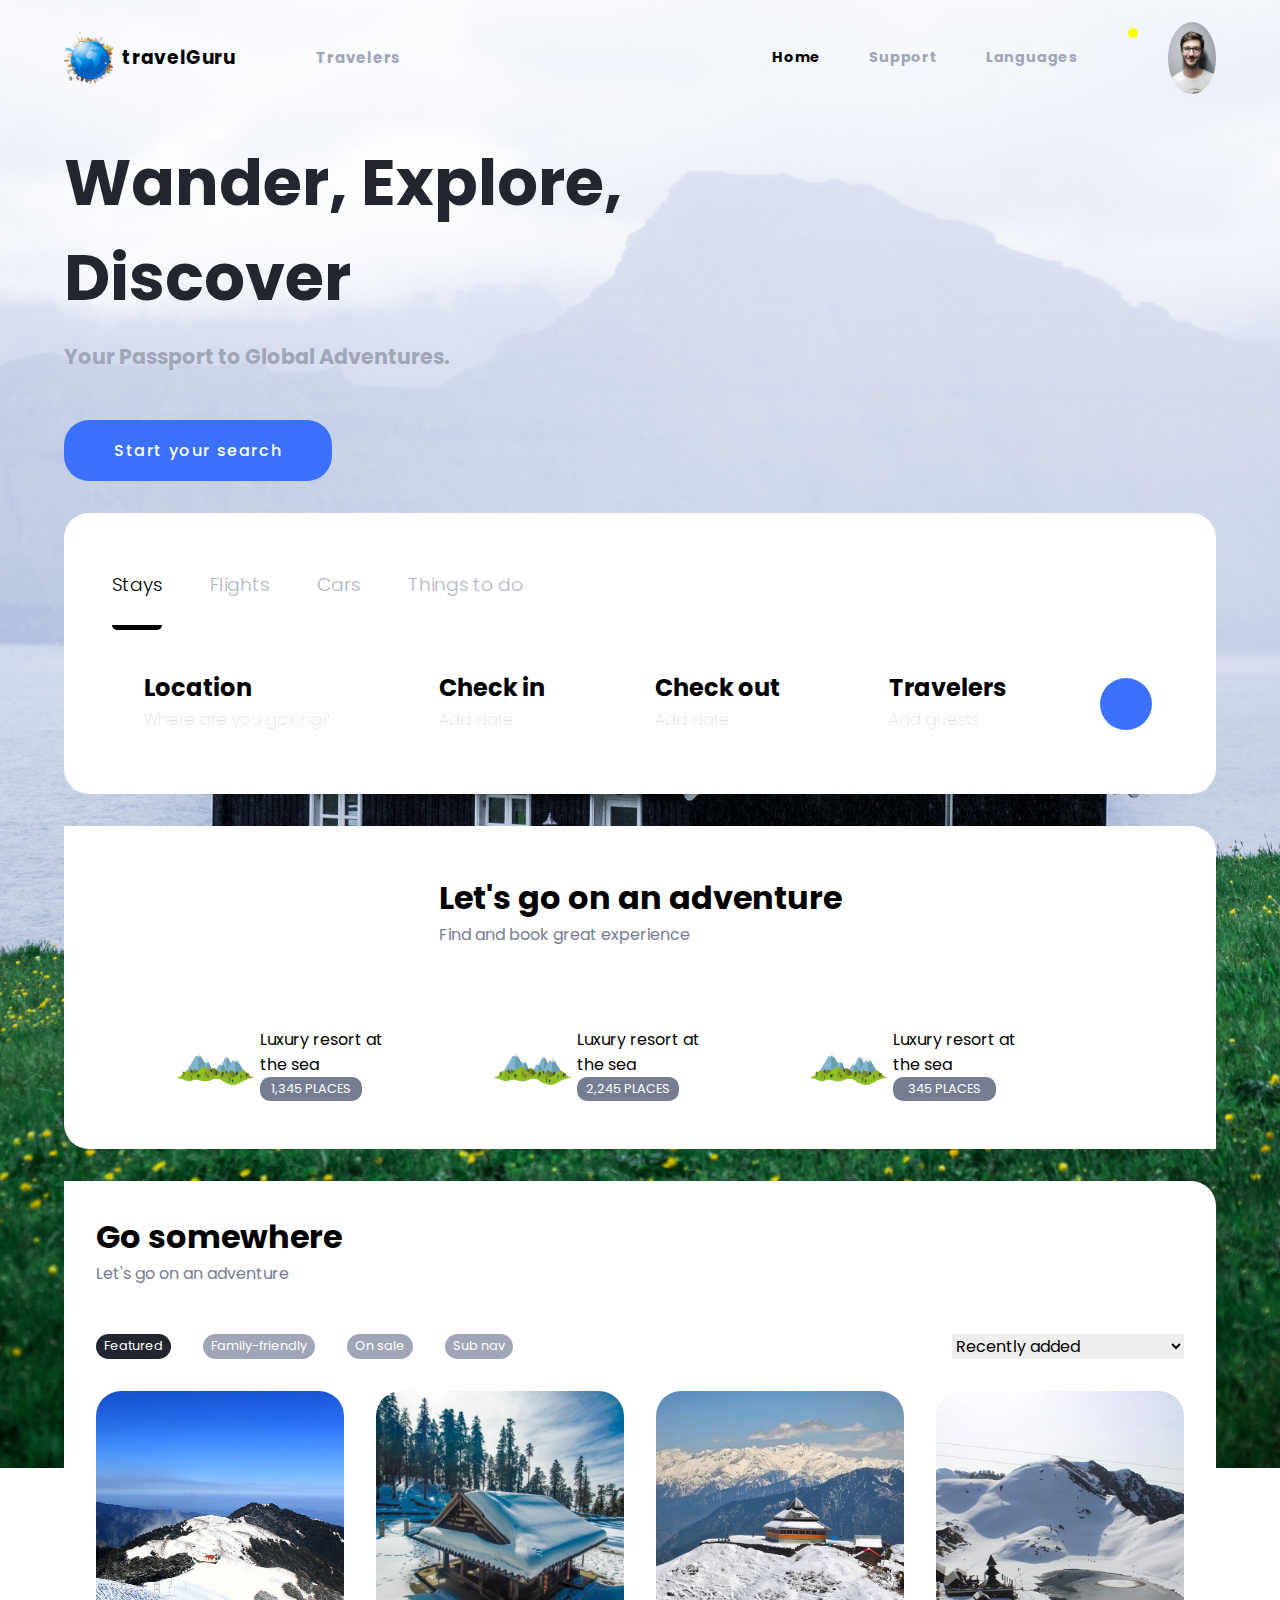
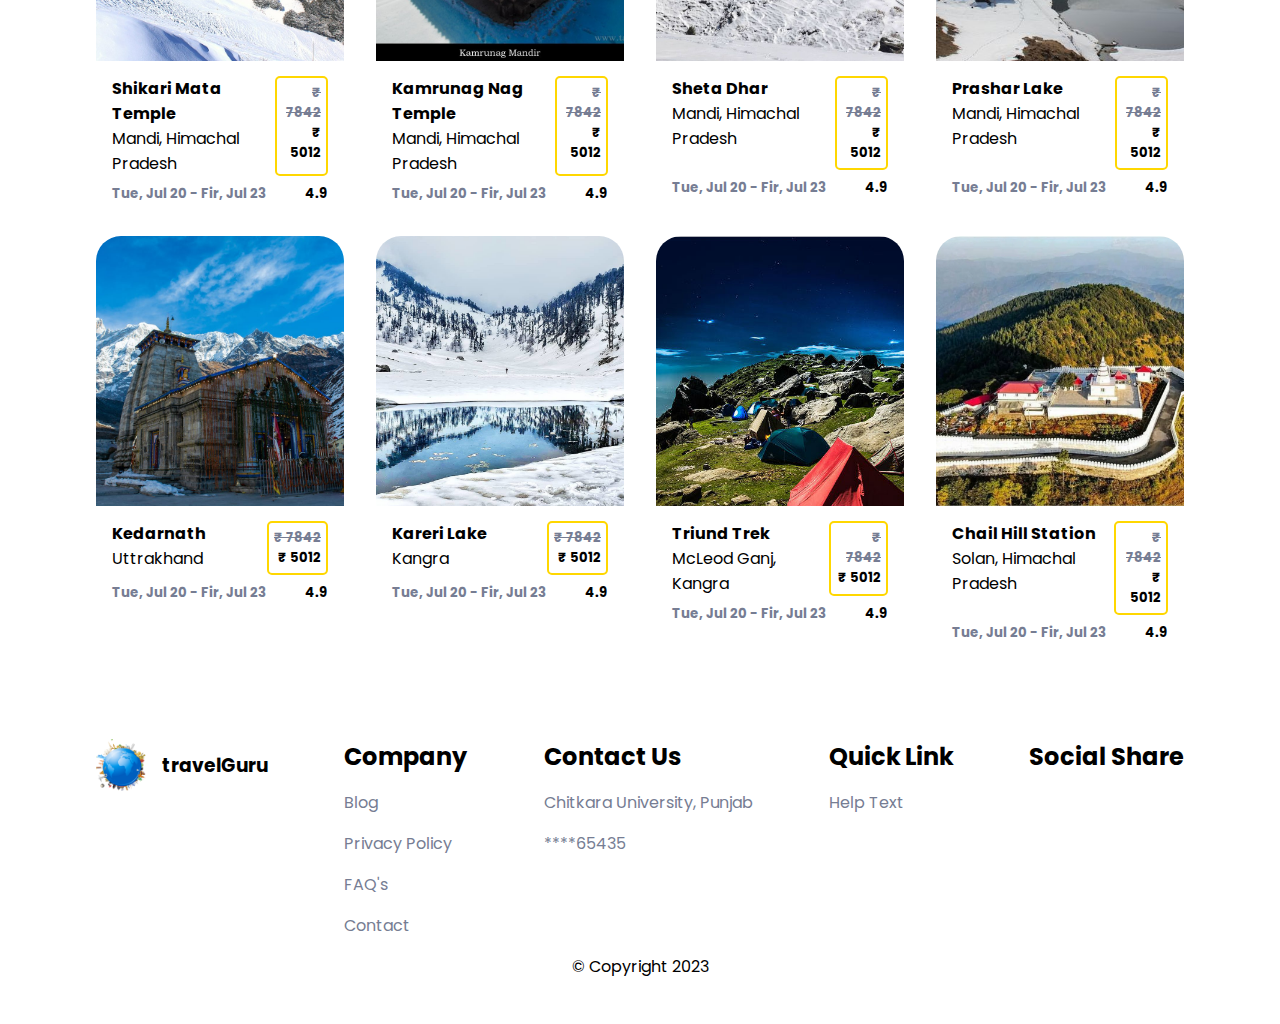
<file: OctaNetTask1/index.html>
<!DOCTYPE html>
<html lang="en">

<head>
    <meta charset="UTF-8">
    <meta name="viewport" content="width=device-width, initial-scale=1.0">
    <link rel="stylesheet" href="https://cdnjs.cloudflare.com/ajax/libs/font-awesome/6.4.2/css/all.min.css"
        integrity="sha512-z3gLpd7yknf1YoNbCzqRKc4qyor8gaKU1qmn+CShxbuBusANI9QpRohGBreCFkKxLhei6S9CQXFEbbKuqLg0DA=="
        crossorigin="anonymous" referrerpolicy="no-referrer" />
    <link rel="preconnect" href="https://fonts.googleapis.com">
    <link rel="preconnect" href="https://fonts.googleapis.com">
    <link rel="preconnect" href="https://fonts.gstatic.com" crossorigin>
    <link rel="preconnect" href="https://fonts.googleapis.com">
    <link rel="preconnect" href="https://fonts.gstatic.com" crossorigin>
    <link href="https://fonts.googleapis.com/css2?family=Poppins:wght@500&family=Roboto:wght@500&display=swap"
        rel="stylesheet">
    <link href="https://fonts.googleapis.com/css2?family=Roboto:wght@300&display=swap" rel="stylesheet">
    <link rel="stylesheet" href="./style.css">
    <title>Document</title>
</head>

<body>


    <input type="checkbox" id="check" style="display: none;">
    <div class="slideBar-nav">
        <label for="check" id="hamburger"><i class="fa-solid fa-bars"></i></label>
    </div>

    <div class="slideBar">
        <label for="check"> <i class="fa-solid fa-xmark"></i></label>
        <img src="./img/profile.webp" id="slidelogo" alt="" width="50" height="50">
        <h3>Home</h3>
        <h3>Support</h3>
        <h3>Travelers</h3>
        <h3>Languages</h3>
    </div>


    <!-- navbar area  -->
    <div class="main-container">
        <div class="navBar">
            <div class="logo-area">
                <div class="logo-image">
                    <img src="./img/logo.png" alt="">
                    <h3>travelGuru</h3>
                </div>
                <div class="travelers">
                    <h3 class="notclicked">Travelers </h3>
                </div>
            </div>

            <div class="profile-area">
                <h3 class="clicked notclicked">Home</h3>
                <h3 class="notclicked">Support</h3>

                <div class="languages">
                    <h3 class="notclicked">Languages</h3>

                    <i class="fa-regular fa-bell bell"></i>
                </div>

                <div class="profile">
                    <img src="./img/profile.webp" alt="">

                </div>
            </div>


        </div>


        <!-- main container  -->

        <div class="heading-area">
            <div class="heading">
                <h1>Wander, Explore,</h1>
                <h1> Discover</h1>
            </div>

            <div class="description">
                <h3>Your Passport to Global Adventures.</h3>
            </div>

            <div class="start-search-btn">
                <button>Start your search</button>
            </div>
        </div>


        <div class="booking-section">

            <div class="nav-booking">
                <h3 class="active inactive">Stays</h3>
                <h3 class=" inactive">Flights</h3>
                <h3 class=" inactive">Cars</h3>
                <h3 class=" inactive">Things to do</h3>
            </div>



            <div class="booking-selection-area">
                <div class="location book-tar">
                    <i class="fa-solid fa-location-arrow"></i>
                    <div class="heading">
                        <h2>Location</h2>
                        <h4>Where are you goinng?</h4>
                    </div>
                </div>

                <div class="checkin book-tar">
                    <i class="fa-solid fa-calendar-days"></i>
                    <div class="heading">

                        <h2>Check in</h2>
                        <h4>Add date</h4>

                    </div>
                </div>

                <div class="checkout book-tar">
                    <i class="fa-solid fa-calendar-days"></i>
                    <div class="heading">

                        <h2>Check out</h2>
                        <h4>Add date</h4>

                    </div>
                </div>

                <div class="travelers book-tar">
                    <i class="fa-solid fa-user"></i>
                    <div class="heading">
                        <h2>Travelers</h2>
                        <h4>Add guests</h4>

                    </div>
                </div>

                <div class="search-btn">
                    <i class="fa-solid fa-magnifying-glass"></i>
                </div>
            </div>
        </div>


        <!-- adventure section-->
        <div class="adventure-section">
            <div class="adven-heading">
                <h1>Let's go on an adventure</h1>
                <p>Find and book great experience</p>
            </div>

            <div class="adven-card-container">
                <div class="adven-card">
                    <img src="./img/adven/mountain.png" alt="">
                    <div class="adven-des">
                        <p>Luxury resort at the sea</p>
                        <span>1,345 PLACES</span>
                    </div>
                </div>
                <div class="adven-card">
                    <img src="./img/adven/mountain.png" alt="">
                    <div class="adven-des">
                        <p>Luxury resort at the sea</p>
                        <span>2,245 PLACES</span>
                    </div>
                </div>
                <div class="adven-card">
                    <img src="./img/adven/mountain.png" alt="">
                    <div class="adven-des">
                        <p>Luxury resort at the sea</p>
                        <span>345 PLACES</span>
                    </div>
                </div>
            </div>
        </div>



        <!--adven-location-card-section-->
        
        <div class="travel-location-cards">
            <div class="travel-location-heading">
                <h1>Go somewhere</h1>
                <p style="color: #767d93;">Let's go on an adventure</p>
            </div>

            <div class="travel-card-container">
                <div class="travel-card-nav">
                    <div class="left-nav">
                        <h1 class="noAdven selectAdven"><i class="fa-solid fa-dollar-sign "></i> Featured</h1>
                        <h1 class="noAdven"><i class="fa-solid fa-dollar-sign "></i> Family-friendly</h1>
                        <h1 class="noAdven"><i class="fa-solid fa-dollar-sign "></i> On sale</h1>
                        <h1 class="noAdven"><i class="fa-solid fa-dollar-sign "></i> Sub nav</h1>
                    </div>
                    <div class="right-nav">
                        <select name="" id="">
                            <option value="">Recently added</option>
                            <option value="">Top locations</option>
                            <option value="">Popular northern locations</option>
                        </select>
                    </div>
                </div>

                <div class="cards-container">

                    <!--  card  1 -->
                    <div class="travel-card">
                        <div class="image-container">
                            <img src="./img/cards-img/shikariDevi.jpg" alt="">
                        </div>
                        <div class="card-title">
                            <div class="title">
                                <h4>Shikari Mata Temple</h4>
                                <p>Mandi, Himachal Pradesh</p>
                            </div>
                            <div class="price">
                                <h3 class="cut-price">&#8377; 7842</h3>
                                <h3 class="sale-price">&#8377; 5012</h3>
                            </div>
                        </div>
                        <div class="card-date">
                            <div class="date">
                                <h5>Tue, Jul 20 - Fir, Jul 23</h5>
                            </div>
                            <div class="rate">
                                <h5><i class="fa-solid fa-star"></i> 4.9 </h5>
                            </div>
                        </div>
                    </div>

                    <!-- card 2 -->

                    <div class="travel-card">
                        <div class="image-container">
                            <img src="./img/cards-img/Kamrunag.jpg" alt="">
                        </div>
                        <div class="card-title">
                            <div class="title">
                                <h4>Kamrunag Nag Temple</h4>
                                <p>Mandi, Himachal Pradesh</p>
                            </div>
                            <div class="price">
                                <h3 class="cut-price">&#8377; 7842</h3>
                                <h3 class="sale-price">&#8377; 5012</h3>
                            </div>
                        </div>
                        <div class="card-date">
                            <div class="date">
                                <h5>Tue, Jul 20 - Fir, Jul 23</h5>
                            </div>
                            <div class="rate">
                                <h5><i class="fa-solid fa-star"></i> 4.9 </h5>
                            </div>
                        </div>
                    </div>


                    <!-- card 3  -->

                    <div class="travel-card">
                        <div class="image-container">
                            <img src="./img/cards-img/ShetaDhar.jpg" alt="">
                        </div>
                        <div class="card-title">
                            <div class="title">
                                <h4>Sheta Dhar</h4>
                                <p>Mandi, Himachal Pradesh</p>
                            </div>
                            <div class="price">
                                <h3 class="cut-price">&#8377; 7842</h3>
                                <h3 class="sale-price">&#8377; 5012</h3>
                            </div>
                        </div>
                        <div class="card-date">
                            <div class="date">
                                <h5>Tue, Jul 20 - Fir, Jul 23</h5>
                            </div>
                            <div class="rate">
                                <h5><i class="fa-solid fa-star"></i> 4.9 </h5>
                            </div>
                        </div>
                    </div>

                    <!-- card 4  -->

                    <div class="travel-card">
                        <div class="image-container">
                            <img src="./img/cards-img/parashar.jpg" alt="">
                        </div>
                        <div class="card-title">
                            <div class="title">
                                <h4>Prashar Lake</h4>
                                <p>Mandi, Himachal Pradesh</p>
                            </div>
                            <div class="price">
                                <h3 class="cut-price">&#8377; 7842</h3>
                                <h3 class="sale-price">&#8377; 5012</h3>
                            </div>
                        </div>
                        <div class="card-date">
                            <div class="date">
                                <h5>Tue, Jul 20 - Fir, Jul 23</h5>
                            </div>
                            <div class="rate">
                                <h5><i class="fa-solid fa-star"></i> 4.9 </h5>
                            </div>
                        </div>
                    </div>

                    <!-- card 5  -->

                    <div class="travel-card">
                        <div class="image-container">
                            <img src="./img/cards-img/kedarnath.jpeg" alt="">
                        </div>
                        <div class="card-title">
                            <div class="title">
                                <h4>Kedarnath</h4>
                                <p>Uttrakhand</p>
                            </div>
                            <div class="price">
                                <h3 class="cut-price">&#8377; 7842</h3>
                                <h3 class="sale-price">&#8377; 5012</h3>
                            </div>
                        </div>
                        <div class="card-date">
                            <div class="date">
                                <h5>Tue, Jul 20 - Fir, Jul 23</h5>
                            </div>
                            <div class="rate">
                                <h5><i class="fa-solid fa-star"></i> 4.9 </h5>
                            </div>
                        </div>
                    </div>
                    <!-- card 6  -->

                    <div class="travel-card">
                        <div class="image-container">
                            <img src="./img/cards-img/karerilake.jpg" alt="">
                        </div>
                        <div class="card-title">
                            <div class="title">
                                <h4>Kareri Lake</h4>
                                <p>Kangra</p>
                            </div>
                            <div class="price">
                                <h3 class="cut-price">&#8377; 7842</h3>
                                <h3 class="sale-price">&#8377; 5012</h3>
                            </div>
                        </div>
                        <div class="card-date">
                            <div class="date">
                                <h5>Tue, Jul 20 - Fir, Jul 23</h5>
                            </div>
                            <div class="rate">
                                <h5><i class="fa-solid fa-star"></i> 4.9 </h5>
                            </div>
                        </div>
                    </div>
                    <!-- card 7  -->

                    <div class="travel-card">
                        <div class="image-container">
                            <img src="./img/cards-img/triund.jpg" alt="">
                        </div>
                        <div class="card-title">
                            <div class="title">
                                <h4>Triund Trek</h4>
                                <p>McLeod Ganj, Kangra</p>
                            </div>
                            <div class="price">
                                <h3 class="cut-price">&#8377; 7842</h3>
                                <h3 class="sale-price">&#8377; 5012</h3>
                            </div>
                        </div>
                        <div class="card-date">
                            <div class="date">
                                <h5>Tue, Jul 20 - Fir, Jul 23</h5>
                            </div>
                            <div class="rate">
                                <h5><i class="fa-solid fa-star"></i> 4.9 </h5>
                            </div>
                        </div>
                    </div>
                    <!-- card *  -->

                    <div class="travel-card">
                        <div class="image-container">
                            <img src="./img/cards-img/chail.webp" alt="">
                        </div>
                        <div class="card-title">
                            <div class="title">
                                <h4>Chail Hill Station</h4>
                                <p>Solan, Himachal Pradesh</p>
                            </div>
                            <div class="price">
                                <h3 class="cut-price">&#8377; 7842</h3>
                                <h3 class="sale-price">&#8377; 5012</h3>
                            </div>
                        </div>
                        <div class="card-date">
                            <div class="date">
                                <h5>Tue, Jul 20 - Fir, Jul 23</h5>
                            </div>
                            <div class="rate">
                                <h5><i class="fa-solid fa-star"></i> 4.9 </h5>
                            </div>
                        </div>
                    </div>


                </div>
            </div>
        </div>

        <!-- footer-section -->

        <div class="footer-section">
            <div class="footer-text-area">
                <div class="footer-logo-area">
                    <img src="./img/logo.png" alt="">
                    <h3>travelGuru</h3>
                </div>
                <div class="footerCompany">
                    <h2>Company</h2>
                    <p>Blog</p>
                    <p>Privacy Policy</p>
                    <p>FAQ's</p>
                    <p>Contact</p>
                </div>
                <div class="footerCompany">
                    <h2>Contact Us</h2>
                    <p>Chitkara University, Punjab</p>
                    <p>****65435</p>
                </div>
                <div class="footerCompany">
                    <h2>Quick Link</h2>
                    <p>Help Text</p>
                </div>
                <div class="footerCompany">
                    <h2>Social Share</h2>
                    <div class="social-icons">
                        <i class="fa-brands fa-facebook"></i>
                        <i class="fa-brands fa-linkedin"></i>
                        <i class="fa-brands fa-square-instagram"></i>
                        <i class="fa-brands fa-youtube"></i>
                    </div>
                </div>

            </div>

            <div class="copyright-area">
                <p>&copy; Copyright 2023</p>
            </div>
        </div>

    </div>
    <script src="./main.js"></script>
</body>

</html>
</file>
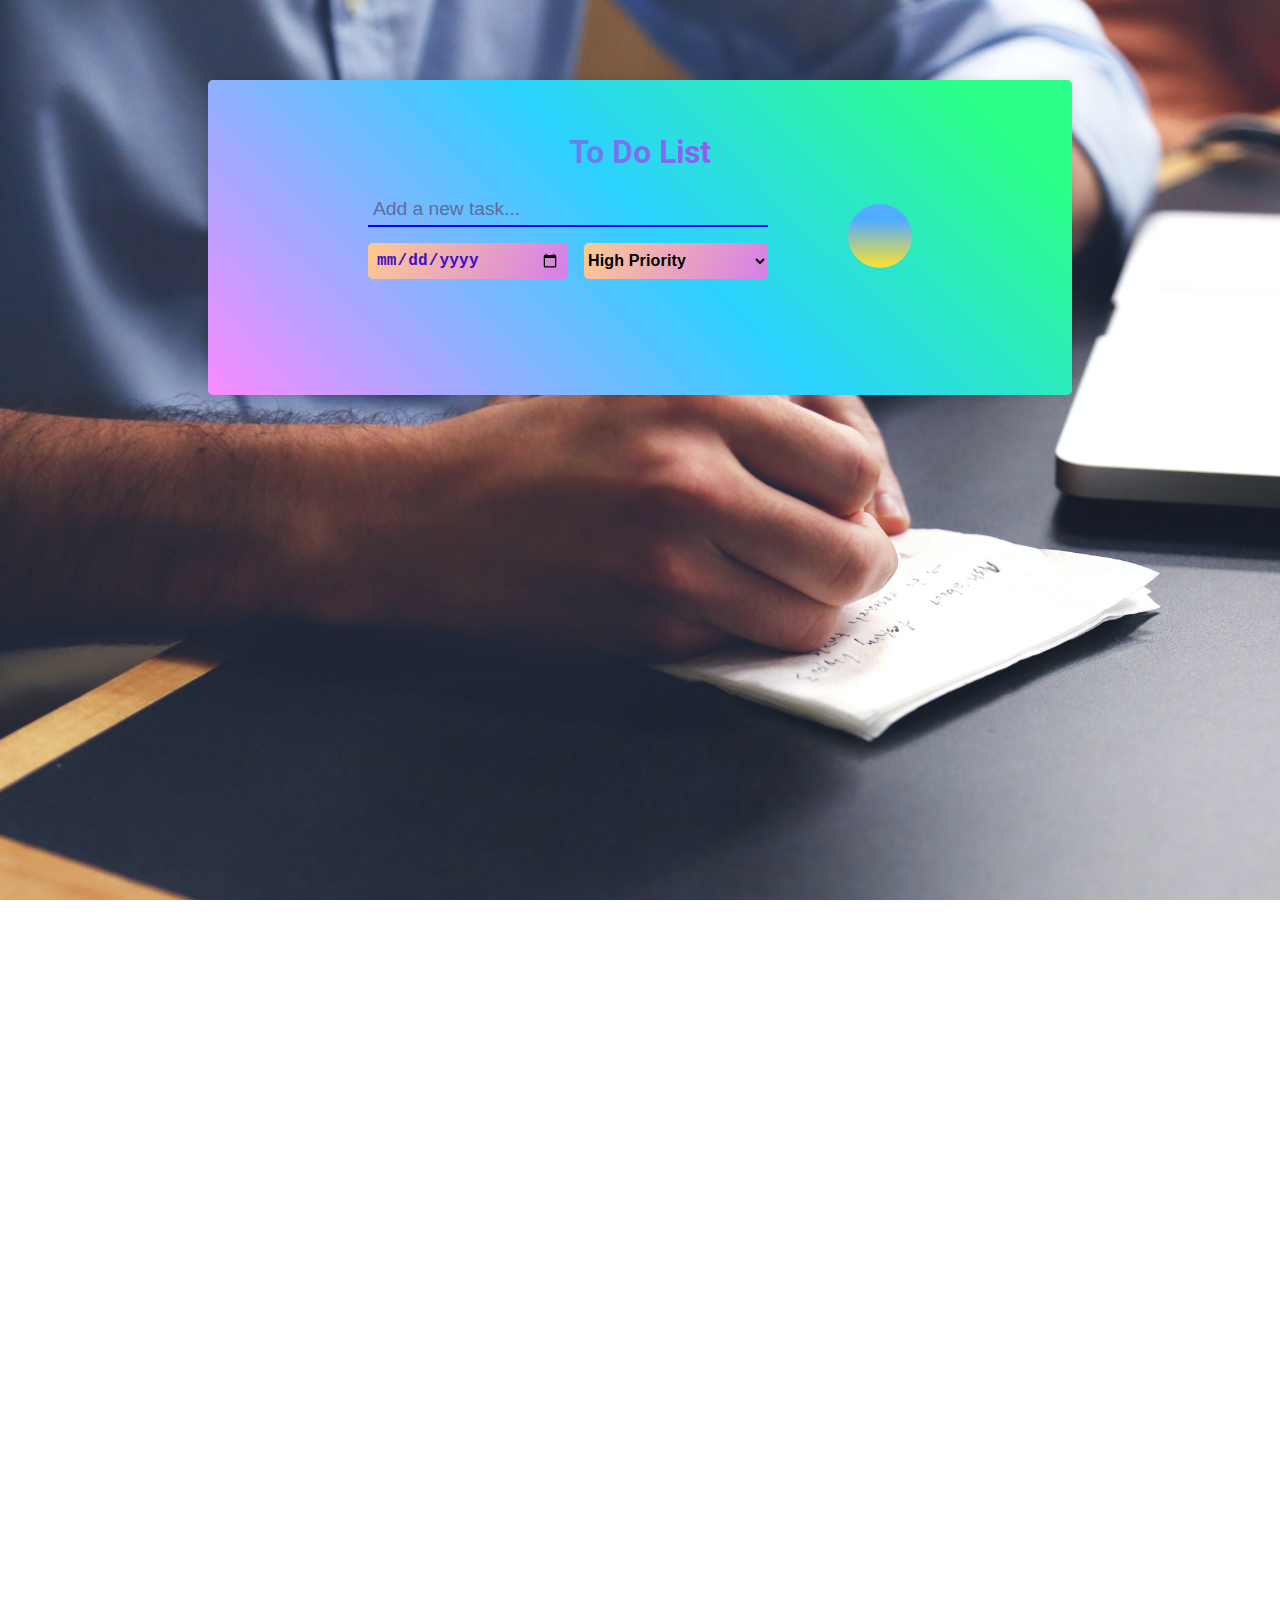
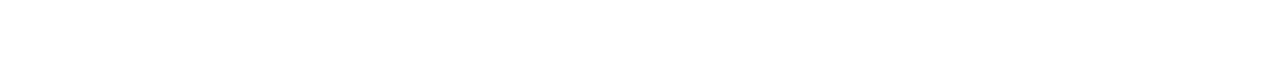
<file: OctaNetTask2/index.html>
<!DOCTYPE html>
<html lang="en">

<head>
    <meta charset="UTF-8">
    <meta name="viewport" content="width=device-width, initial-scale=1.0">
    <link rel="preconnect" href="https://fonts.googleapis.com">
    <link rel="preconnect" href="https://fonts.gstatic.com" crossorigin>
    <link rel="stylesheet" href="https://cdnjs.cloudflare.com/ajax/libs/font-awesome/6.4.2/css/all.min.css"
        integrity="sha512-z3gLpd7yknf1YoNbCzqRKc4qyor8gaKU1qmn+CShxbuBusANI9QpRohGBreCFkKxLhei6S9CQXFEbbKuqLg0DA=="
        crossorigin="anonymous" referrerpolicy="no-referrer" />
    <link href="https://fonts.googleapis.com/css2?family=Roboto&display=swap" rel="stylesheet">
    <title>Website Projects To-Do List</title>
    <link rel="stylesheet" href="style.css">
</head>

<body>
    <div class="container">
        <h1 id="heading"> <i class="fa-solid fa-list"></i> To Do List</h1>
        <div class="task-form">
            <div class="inputs">
                <input type="text" id="task" placeholder="Add a new task..." />
                <div class="input-down-section">
                    <input type="date" id="deadline" placeholder="Set a deadline..." />
                    <select id="priority">
                        <option value="high">High Priority</option>
                        <option value="medium">Medium Priority</option>
                        <option value="low">Low Priority</option>
                    </select>
                </div>
            </div>
            <button onclick="addTask()" id="addtask"><i class="fa-solid fa-plus"></i></button>
        </div>
        <div class="task-headings">
            <h1> <i class="fa-solid fa-calendar-days"></i> Deadline</h1>
            <h1> <i class="fa-solid fa-list-check"></i> Task</h1>
            <h1> <i class="fa-solid fa-tag"></i> Priority</h1>
            <h1> <i class="fa-solid fa-power-off"></i> Action</h1>
        </div>
        <div class="task-list">

        </div>
    </div>

    <script src="./main.js"></script>
</body>

</html>
</file>
<file: OctaNetTask1/style.css>
* {
    margin: 0;
    padding: 0;
    box-sizing: border-box;
    scroll-behavior: smooth;
}

body {}


.main-container {
    background-image: url("./img/background.jpg");
    background-repeat: no-repeat;
    background-size: cover;
    background-attachment: fixed;
    width: 100%;
    height: 100%;
    display: flex;
    flex-direction: column;
    justify-content: space-between;
    align-items: flex-start;
    align-items: center;
    padding: 1%;
    gap: 2rem;
    padding-left: 5%;
    padding-right: 5%;
}


/* slide navbar */
#hamburger{
    position: absolute;
    right: 20px;
    top: 26px;
    font-size: 1.5rem;
    display: none;
    cursor: pointer;
}

.slideBar{
    position: absolute;
    right: 15px;
    background-color:white;
    visibility: hidden;
    display: flex;
    top: 25px;
    flex-direction: column;
    justify-content: center;
    align-items: center;
    padding: 0.5rem 0.5rem;
    font-family: 'Poppins', sans-serif;
    color: rgb(79, 106, 79);
    border-radius: 10px;
    gap: 1rem;
}

#slidelogo{
    border-radius: 50%;
}

.slideBar label{
    font-size: 1.5rem;
    /* align-self: flex-end; */
    cursor: pointer;
}
.slideBar h3{
    cursor: pointer;
}
.slideBar h3:hover{
color: #767d93;}

#check:checked ~ .slideBar{
    visibility: visible;
}





.navBar {
    display: flex;
    justify-content: space-between;
    align-items: center;
    width: 100%;
    height: 10vh;
    gap: 2rem;
    flex-wrap: wrap;
    font-family: 'Poppins', sans-serif;
    letter-spacing: 0.05rem;
}



.logo-area {
    display: flex;
    align-items: center;
    justify-content: space-between;
    gap: 5rem;
}
.logo-area .travelers{
    display: flex;
    align-items: center;
    font-size: .8rem;
    gap: 1rem;
    color: #a0a6b8;
    cursor: pointer;
}
.logo-area .logo-image{
    display: flex;
    align-items: center;
    flex-wrap: wrap;
    gap: .5rem;
}
.logo-area .logo-image img{
    width: 50px;
}


.navBar .clicked{
    color: black;
}


.profile-area {
    /* width: 80%; */
    display: flex;
    justify-content: flex-end;
    align-items: center;
    flex-wrap: wrap;
    color: black;
    gap: 3rem;
}

.profile-area h3{
    color: #a0a6b8;
    cursor: pointer;
    font-size: 0.9rem;
}


.profile-area i{
    cursor: pointer;
    font-size: 120%;
}
.profile-area .bell::after{
    content: " ";
    width: 10px;
    height: 10px;
    border-radius: 50%;
    display: flex;
    background-color: yellow;
    position: relative;
    bottom: 25px;
    left: 18px;
}

.profile-area .languages{
    display: flex;
    gap: 2rem;
    align-items: center;
    justify-content: center;
    cursor: pointer;
}


.profile-area .profile{
    display: flex;
    object-fit: cover;
}

.profile-area .profile img{
    width: 100%;
    height: 8vh;
    border-radius: 50%;
}




.heading-area {
    align-self: flex-start;
    display: flex;
    flex-direction: column;
    gap: 1rem;
    align-items: flex-start;
}


.heading-area .heading {
    font-size: 200%;
    color: #23262F;
    font-family: 'Poppins', sans-serif;
}

.heading-area .description {
    color: #a0a6b8;
    font-size: 1.1rem;
    font-family: 'Poppins', sans-serif;

}


.heading-area .start-search-btn button {
    padding: 1rem 3rem;
    font-size: 1rem;
    font-weight: 500;
    background-color: #3B71FE;
    outline: none;
    margin-top: 2rem;
    color: white;    
    font-family: 'Poppins', sans-serif;
    border: none;
    border-radius: 25px;
    letter-spacing: 0.1rem;
    cursor: pointer;
    border: 2px solid transparent;
}

.heading-area .start-search-btn button:hover {
    border: 2px solid #3B71FE;
    background-color: transparent;
    color: black;
}
.heading-area .start-search-btn button:active {
    transform: scale(0.9);
    transition: 0.1s;
}



.booking-section {
    display: flex;
    background-color: white;
    border-radius: 25px;
    width: 100%;
    padding: 2rem;
    gap: 1rem;
    flex-direction: column;
}

.nav-booking {
    display: flex;
    gap: 2rem;
    flex-wrap: wrap;
}

.nav-booking h3 {
    line-height: 5rem;
    margin-left: 1rem;
    color: #B1B5C3;
    font-weight: 300;
    cursor: pointer;
    border-bottom: 5px solid transparent;
    border-radius: 5px;
    font-family: 'Poppins', sans-serif;

}

.nav-booking .active {
    cursor: pointer;
    border-bottom: 5px solid black;
    color: black;
    transition: 0.2s;
}


.booking-selection-area {
    display: flex;
    align-items: center;
    flex-wrap: wrap;
    gap: 2rem;
    justify-content: space-between;
    width: 100%;
    padding: 2rem;
}

.book-tar {
    display: flex;
    line-height: 1rem;
    align-items: flex-start;
    justify-content: space-between;
    gap: 1rem;
}

.book-tar i {
    font-size: 1.5rem;
    color: #B1B5C3;
}

.book-tar .heading {
    display: flex;
    flex-direction: column;
    gap: 1rem;
    font-family: 'Poppins', sans-serif;
}

.book-tar .heading h2 {}

.book-tar .heading h4 {
    color: #C2C5CD;
    font-weight: 100;
}

.search-btn {
    padding: 1.5rem;
    background-color: #3B71FE;
    border-radius: 50%;
    color: white;
    cursor: pointer;
    border: 2px solid transparent;
}

.search-btn:hover {
    border: 2px solid #3B71FE;
    background-color: transparent;
    color: black;
}
.search-btn:active {
    transform: scale(0.9);
    transition: 0.1s;
}





/* adventure section */

.adventure-section{
    display: flex;
    flex-direction: column;
    align-items: center;
    justify-content: center;
    gap: 5rem;
    padding: 3rem;
    border-radius: 0px 25px 0px 25px;
    background-color: white;
    width: 100%;
    font-family: 'Poppins', sans-serif;

}
.adventure-section .adven-heading p{
    color:#767d93;
}

.adven-card-container{
    display: flex;
    flex-wrap: wrap-reverse;
    width: 100%;
    align-items: center;
    justify-content: center;
}
.adven-card-container .adven-card{
    display: flex;
    flex-wrap: wrap;
    align-items: center;
    flex: 0 1 30%;
    box-sizing: border-box;
    
}
.adven-card-container .adven-card img{
    box-sizing: border-box;
    width: 30%;
}
.adven-card-container .adven-card .adven-des{
    display: flex;
    flex-direction: column;
}
.adven-card-container .adven-card .adven-des p{
    width: 80%;
}
.adven-card-container .adven-card .adven-des span{
    background-color: #767d93;
    border-radius: 10px;
    color: white;
    font-size: 0.8rem;
    padding: 0.2rem 0rem;
    width: 55%;
    text-align: center;
}
.adven-card-container .adven-card .adven-des span:hover{
    background-color: #23262F;
    cursor: pointer;
}




/* cards-container */

.travel-location-cards{
    background-color: white;
    padding: 2rem;
    width: 100%;
    border-radius: 0px 25px 0px 25px;
    font-family: 'Poppins', sans-serif;
    display: flex;
    flex-direction: column;
    gap: 3rem;

}

.travel-card-container{
    display: flex;
    flex-direction: column;
    gap: 2rem;

}

.travel-card-nav{
    display: flex;
    gap: 2rem;
    flex-wrap: wrap;
    justify-content: space-between;
}



.travel-card-nav .left-nav{
    display: flex;
    font-size: 0.4rem;
    flex-wrap: wrap;
    gap: 2rem;
}
.travel-card-nav .left-nav h1{
    color: white;
    padding: 0.2rem 0.5rem;
    border-radius: 25px;
    cursor: pointer;
    font-weight: 400;
}
.travel-card-nav .left-nav .noAdven{
    background-color:#a0a6b8;
    color: white;
    padding: 0.2rem 0.5rem;
    border-radius: 25px;
    cursor: pointer;
    font-weight: 400;
}
.travel-card-nav .left-nav .selectAdven{
    background-color:#23262F;
}
.travel-card-nav .right-nav select{
    outline: none;
    border: none;
    font-size: 1rem;
    font-family: 'Poppins', sans-serif;
    cursor: pointer;
}
.travel-card-nav .right-nav select option{
    line-height: 1rem;
    outline: none;
    border: none;
    padding: 1rem;
    color:#767d93;
}

.cards-container{
    display: flex;
    width: 100%;
    gap: 2rem;
    justify-content: space-between;
    flex-wrap: wrap;
}

.cards-container .travel-card{
    display: flex;
    flex-direction: column;
    flex: 1 1 20%;
}
.cards-container .travel-card .image-container{
    overflow: hidden;
}

.cards-container .travel-card img{
    width: 100%;
    object-fit: cover;
    border-radius: 5%;
    overflow: hidden;
    max-height: 30vh;
    min-height: 30vh;
    transition: 0.5s;
    border-radius: 25px 25px 0px 0px;
}
.cards-container .travel-card img:hover{
    transform: scale(1.1);
    cursor: pointer;
    transition: 0.5s;
}
.cards-container .travel-card .card-title{
    display: flex;
    justify-content: space-between;
    padding: 0.5rem 1rem;
    /* flex-wrap: wrap; */

}
.cards-container .travel-card .card-title .price{
    text-align: right;
    border: 2px solid gold;
    border-radius: 5px;
    font-size: 0.7rem;
    padding: 5px;
}
.cards-container .travel-card .card-title .price .cut-price{
    text-decoration: line-through;
    color: #767d93;
}

.cards-container .travel-card .card-date{
    display: flex;
    justify-content: space-between;
    padding: 0rem 1rem;
    flex-wrap: wrap;
}
.cards-container .travel-card .card-date .date{
    color: #767d93;
}
.cards-container .travel-card .card-date .rate i{
    color: gold;
}






/* footer-section */

.footer-section{
    font-family: 'Poppins', sans-serif;
    background-color: white;
    padding: 2rem;
    width: 100%;
    display: flex;
    flex-direction: column;
    gap: 1rem;
    border-radius: 0px 25px 0px 25px;
}

.footer-text-area{
    display: flex;
    width: 100%;
    justify-content: space-between;
    flex-wrap: wrap;
    gap: 2rem;
}

.footer-logo-area{
    display: flex;
    align-self: flex-start;
    align-items: center;
    gap: 1rem;
}

.footer-logo-area img{
    width: 50px;
}

.footerCompany{
    display: flex;
    flex-direction: column;
    gap: 1rem;
}
.footerCompany p{
    cursor: pointer;
    color: #767d93;
}
.footerCompany .social-icons{
    display: flex;
    justify-content: space-around;
}
.footerCompany .social-icons i{
    cursor: pointer;
    font-size: 1.5rem;
}

.copyright-area{
    align-self: center;
}


@media only screen and (max-width:900px){
    .adven-card-container{
        justify-content: flex-end;
        gap: 1rem;
    }
    .adven-card-container .adven-card{
        flex: 0 1 100%;
        justify-content: center;
        
    }

    .adven-card-container .adven-card img{
        width: 90%;
    }
    .adven-card-container .adven-card .adven-des{
        display: flex;
        flex-direction: column;
    }
    .adven-card-container .adven-card .adven-des p{
        width: 100%;
    }

    .profile-area{
        display: none;
    }

    #hamburger{
        display: block;
    }
    .logo-area .travelers{
        display: none;
    }
}

@media only screen and (min-width:900px) {
    .slideBar{
        display: none;
    }
}
</file>
<file: OctaNetTask2/style.css>
body {
    font-family: 'Roboto', sans-serif;
    margin: 0;
    padding: 0;
    margin-top: 5rem;
    max-height: 100%;
    background-image: url("./bg.jpg");
    background-size: cover;
    background-repeat: no-repeat;
    background-attachment: fixed;
}

.container {
    max-width: 800px;
    margin: 0 auto;
    padding: 2rem;
    box-shadow: 0 0 10px rgba(0, 0, 0, 0.1);
    background-color: #D9AFD9;
    background-color: #FA8BFF;
    background-image: linear-gradient(45deg, #FA8BFF 0%, #2BD2FF 52%, #2BFF88 90%); 
    border-radius: 5px;
    margin-bottom: 100%;
}

#heading{
    background-color: #00DBDE;
    background-image: linear-gradient(90deg, #00DBDE 0%, #FC00FF 100%);
    -webkit-background-clip: text;
    -webkit-text-fill-color: transparent;
}


h1 {
    text-align: center;
    
}

.task-form {
    display: flex;
    justify-content: center;
    align-items: center;
    margin-bottom: 20px;
    gap: 5rem;
}

.inputs{
    display: flex;
    width: 50%;
    gap: 1rem;
    flex-direction: column;
}

#task {
    flex-grow: 1;
    padding: 5px;
    outline: none;
    border: none;
    font-size: 1.2rem;
    color: rgb(202, 30, 30);
    background-color: transparent;
    border-bottom: 2px solid blue;
}
#task::placeholder{
    font-size: 1.2rem;
    color: rgb(94, 109, 157);
}

.input-down-section{
    display: flex;
    width: 100%;
    gap: 1rem;
    justify-content: space-between;
}
.input-down-section #deadline{
    width: 50%;
    border-radius: 5px;
    padding: 0.5rem;
    outline: none;
    border: none;
    font-size: 1rem;
    color:#3f0dca;
    background-color: transparent;
    background-image: linear-gradient(120deg, #fccb90 0%, #d57eeb 100%);
    font-weight: bolder;
    letter-spacing: 0.01rem;  
    cursor: pointer;    
}
.input-down-section #priority{
    font-weight: bolder; 
    cursor: pointer;    
    letter-spacing: 0.01rem;   
    width: 50%;/
    color:#3f0dca;
    outline: none;
    border-radius: 5px;
    border: none;
    font-size: 1rem;
    background-image: linear-gradient(120deg, #fccb90 0%, #d57eeb 100%);
}
#addtask{
    padding: 2rem;
    border-radius: 50%;
    font-size: 2rem;
    color: #a10fce;
    background-color: #08AEEA;
    background-color: #52ACFF;
    background-image: linear-gradient(180deg, #52ACFF 25%, #FFE32C 100%);
    transition: all 0.2s;
}

#addtask:active{
    transform: scale(0.8);
}

button {
    background-color: transparent;
    font-size: 1.5rem;
    border: none;
    cursor: pointer;
}

.task-headings{
    display: flex;
    justify-content: space-between;
    font-size: 0.8rem;
    visibility: hidden;
}
.task-headings h1{
    
    display: flex;
    justify-content: space-between;
    align-items: center;
    gap: 0.5rem; 

    background-color: #FF3CAC;
background-image: linear-gradient(225deg, #FF3CAC 0%, #784BA0 50%, #2B86C5 100%);


    -webkit-background-clip: text;
    -webkit-text-fill-color: transparent;
}
.task-headings h1 i{
    font-size: 1.2rem;
}


.task-list {
    list-style-type: none;
    padding: 0;
    color: white;
}

.task-item {
    display: flex;
    justify-content: space-between;
    align-items: center;
    padding: 10px;
    background-color: #f9f9f9;
    border: 1px solid #ddd;
    border-radius: 5px;
    margin-bottom: 10px;
    font-size: 1.3rem;
    font-weight: bold;
    padding: 1rem;
    background-color: transparent;
    
}

.task-item .actions {
    display: flex;
    gap: 100px;
}

.high-priority {
    color: #000;
    display: flex;
    justify-content: space-between;
    align-items: center;
}

.medium-priority {
    display: flex;
    justify-content: space-between;
    align-items: center;
    color: #000;
}

.low-priority {
    display: flex;
    justify-content: space-between;
    align-items: center;
    color: #000;
}


.high-bgcolor {
    color: white;
    background-color: rgb(210, 67, 67);
    border-radius: 5px;
    padding: .8rem;
    font-size: 1.2rem;

}

.medium-bgcolor {
    color: rgb(65, 58, 58);
    background-color: rgb(153, 213, 93);
    padding: .8rem;
    font-size: 1.2rem;
    border-radius: 5px;
}

.low-bgcolor {
    color: rgb(65, 58, 58);
    background-color: #e7ecef;
    padding: .8rem;
    font-size: 1.2rem;
    border-radius: 5px;
}
</file>
